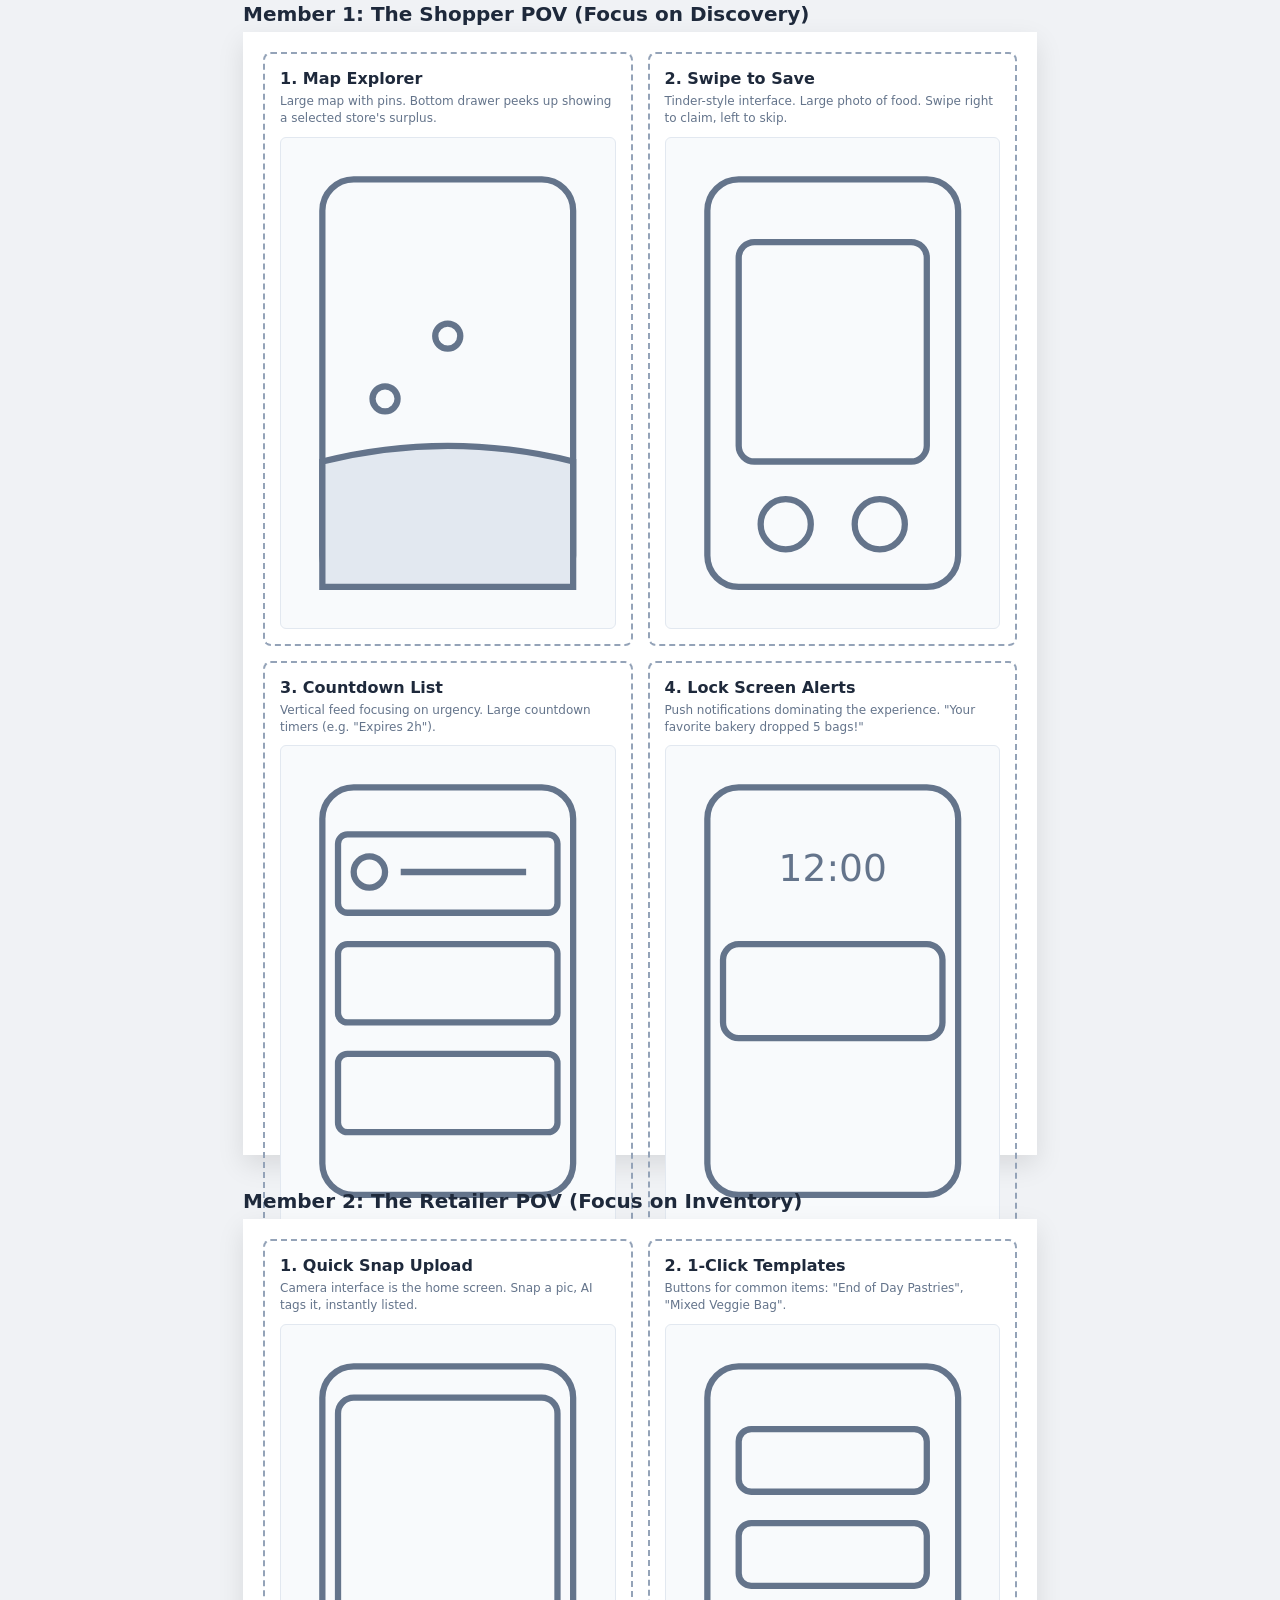
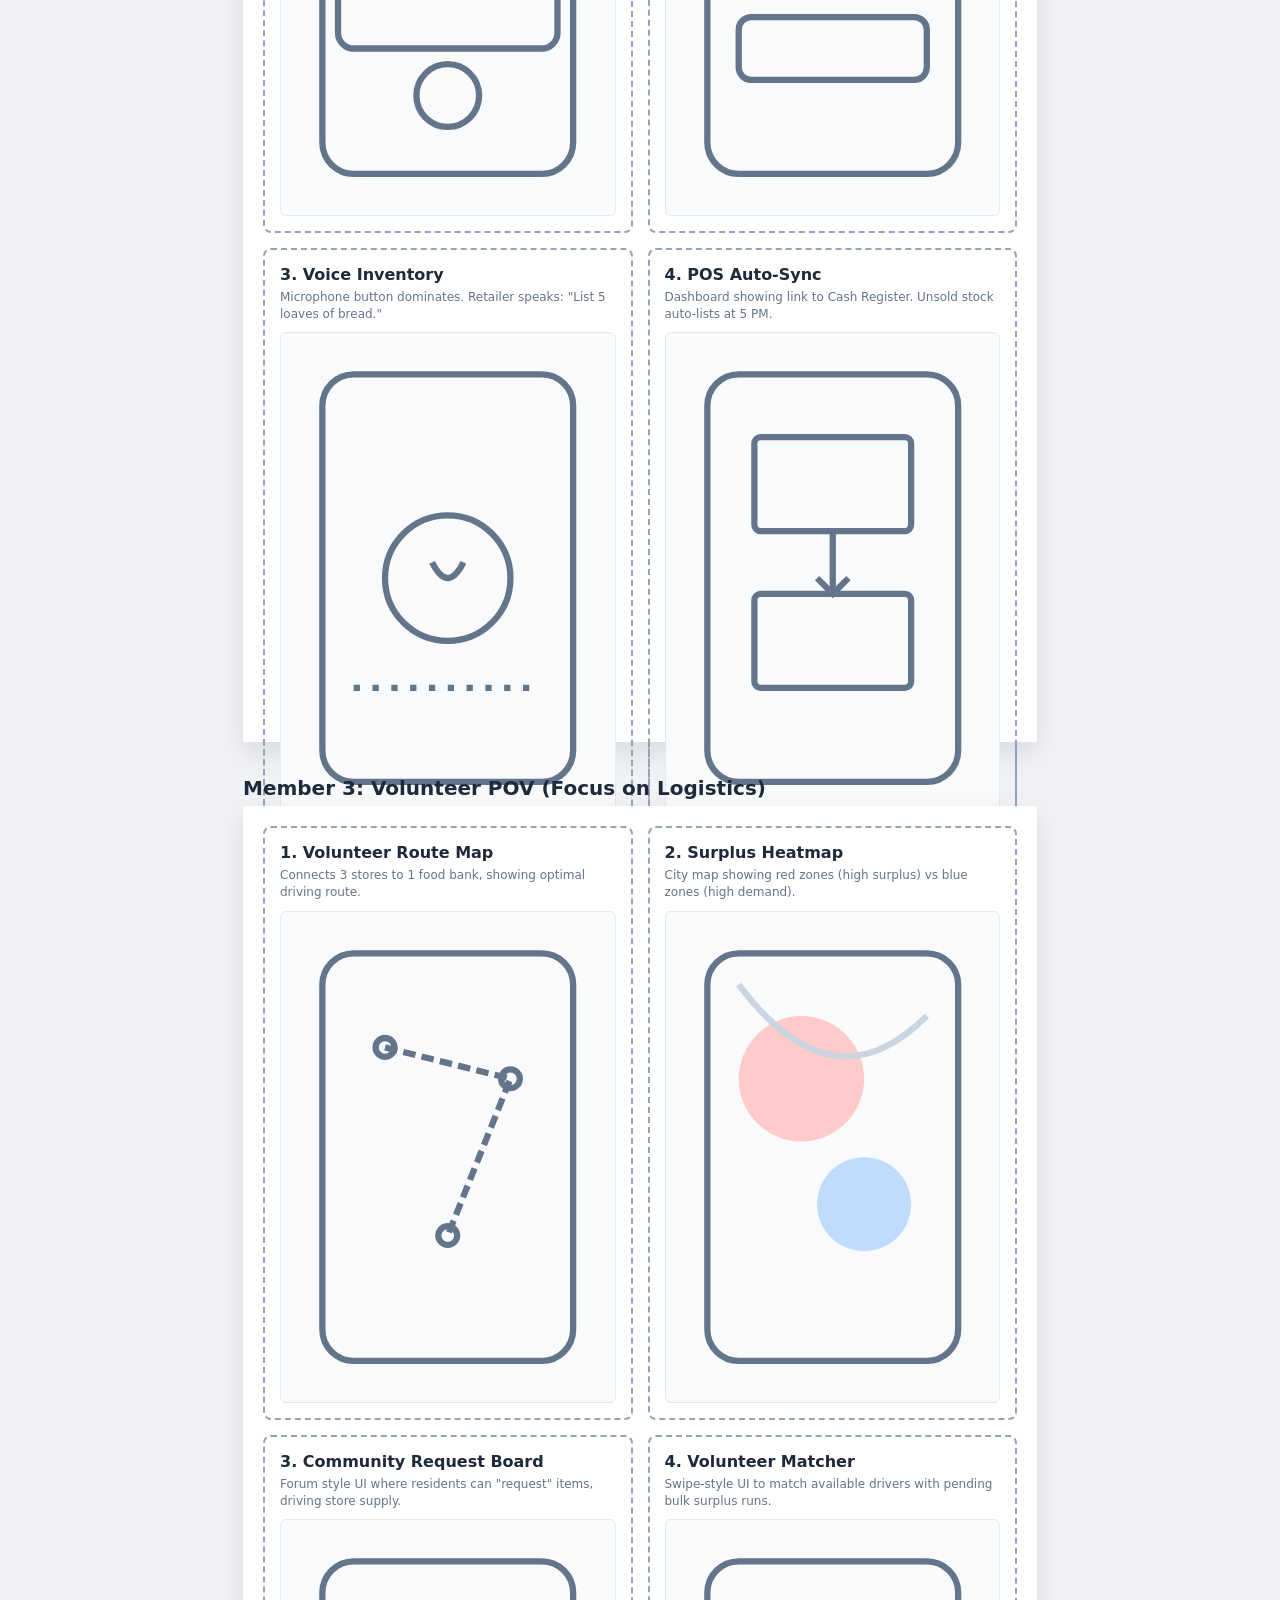
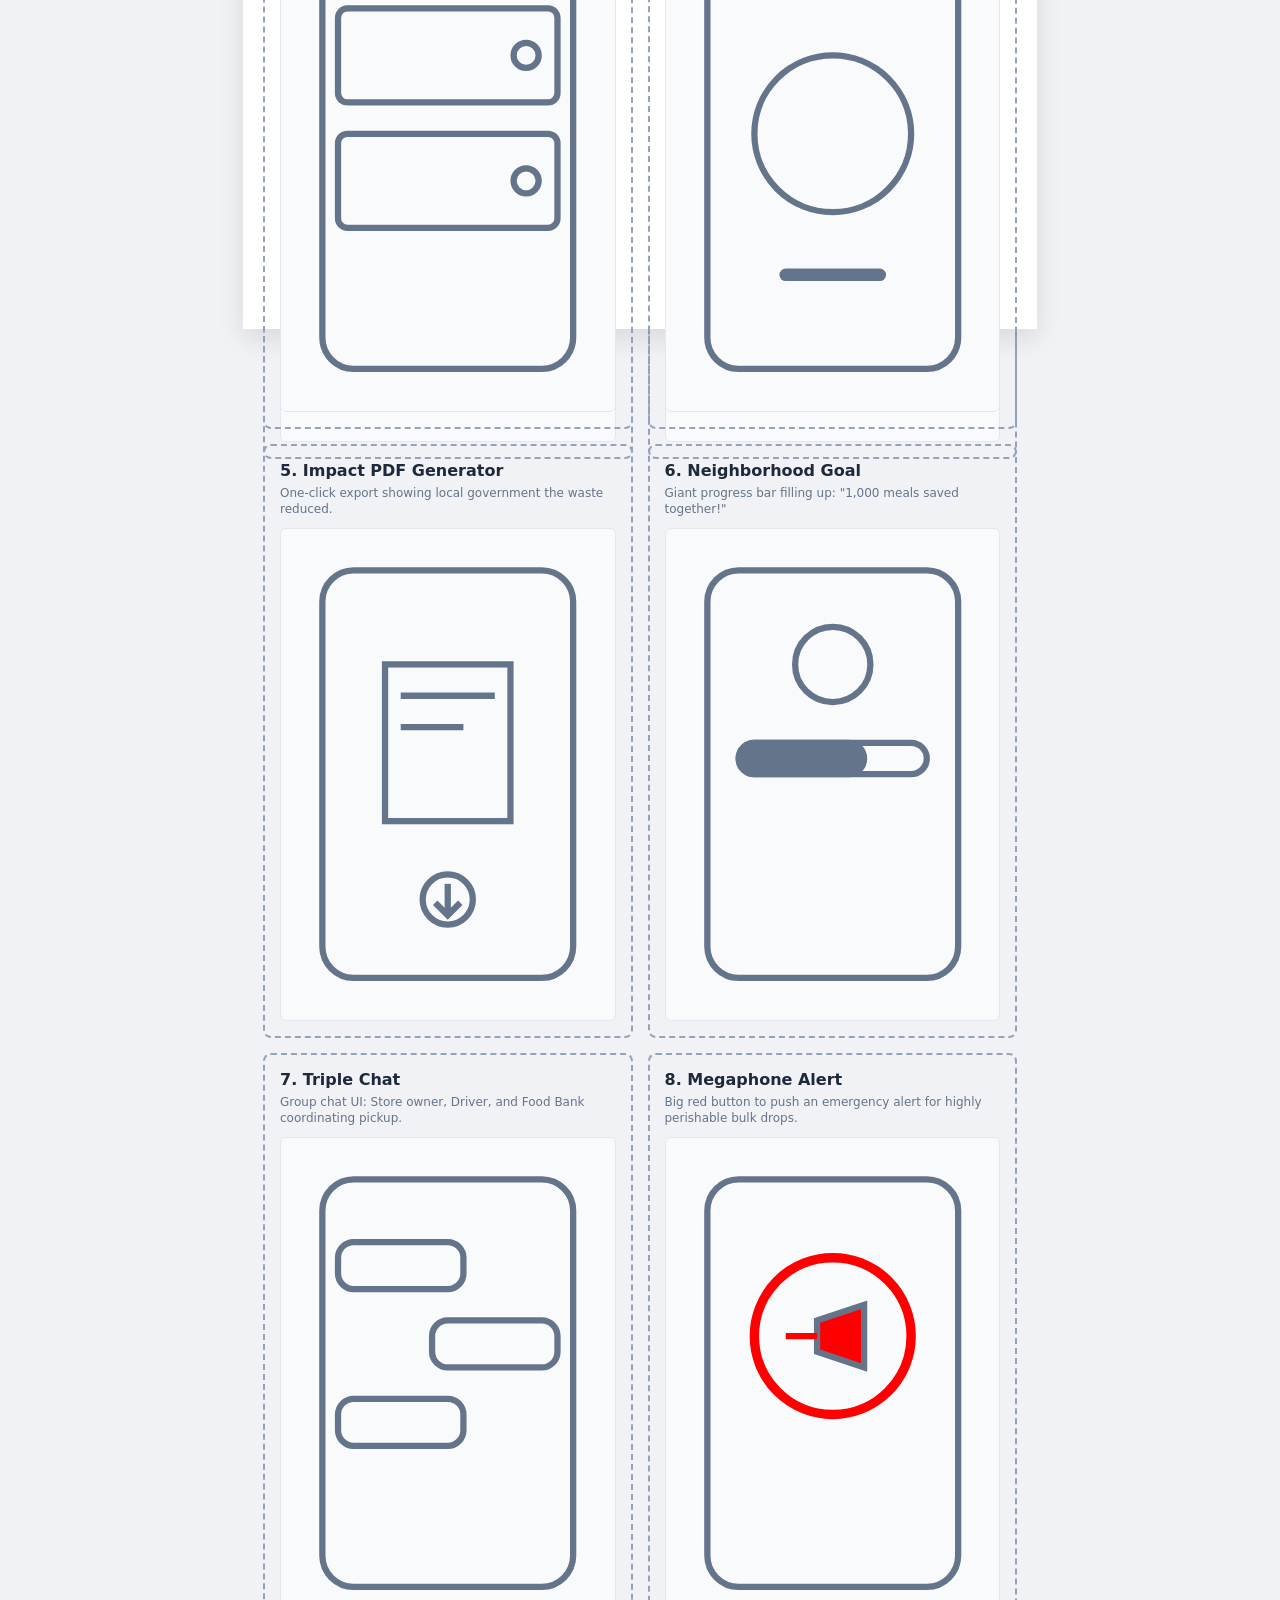
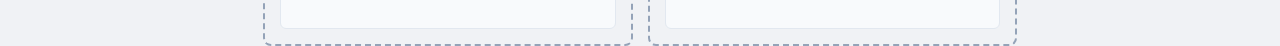
<file: crazy-8s.html>
<!DOCTYPE html>
<html lang="en">
<head>
    <meta charset="UTF-8">
    <meta name="viewport" content="width=device-width, initial-scale=1.0">
    <title>Crazy 8s Sketches - Sur+</title>
    <style>
        :root {
            --bg: #f0f2f5;
            --panel-border: #94a3b8;
            --text-main: #1e293b;
            --text-muted: #64748b;
        }
        body {
            background-color: var(--bg);
            font-family: 'Inter', system-ui, sans-serif;
            margin: 0;
            padding: 2rem;
            display: flex;
            flex-direction: column;
            align-items: center;
            gap: 4rem;
        }
        .sheet {
            background: white;
            /* A4 Portrait size in pixels approx */
            width: 794px; 
            height: 1123px;
            box-shadow: 0 10px 25px rgba(0,0,0,0.1);
            padding: 20px;
            display: grid;
            grid-template-columns: 1fr 1fr;
            grid-template-rows: repeat(4, 1fr);
            gap: 15px;
            box-sizing: border-box;
        }
        .sheet-title {
            position: absolute;
            margin-top: -30px;
            font-size: 1.25rem;
            font-weight: bold;
            color: var(--text-main);
        }
        .panel {
            border: 2px dashed var(--panel-border);
            border-radius: 8px;
            padding: 15px;
            display: flex;
            flex-direction: column;
        }
        .panel h3 {
            margin: 0 0 5px 0;
            font-size: 16px;
            color: var(--text-main);
        }
        .panel p {
            margin: 0 0 10px 0;
            font-size: 12px;
            color: var(--text-muted);
            line-height: 1.4;
        }
        .wireframe {
            flex: 1;
            background: #f8fafc;
            border: 1px solid #e2e8f0;
            border-radius: 6px;
            display: flex;
            align-items: center;
            justify-content: center;
            padding: 10px;
        }
        .wireframe svg {
            max-width: 100%;
            max-height: 100%;
            color: #64748b;
        }
        @media print {
            body { background: white; padding: 0; gap: 0; }
            .sheet { box-shadow: none; margin: 0; page-break-after: always; width: 100%; height: 100vh; padding: 10mm; }
            .sheet-title { margin-top: -10mm; }
        }
    </style>
</head>
<body>

    <!-- Member 1: Resident / Shopper -->
    <div style="position:relative;">
        <div class="sheet-title">Member 1: The Shopper POV (Focus on Discovery)</div>
        <div class="sheet">
            <div class="panel">
                <h3>1. Map Explorer</h3>
                <p>Large map with pins. Bottom drawer peeks up showing a selected store's surplus.</p>
                <div class="wireframe">
                    <svg viewBox="0 0 100 150" fill="none" stroke="currentColor" stroke-width="2">
                        <rect x="10" y="10" width="80" height="130" rx="10"/>
                        <circle cx="50" cy="60" r="4"/>
                        <circle cx="30" cy="80" r="4"/>
                        <path d="M10 100 Q 50 90 90 100 L 90 140 L 10 140 Z" fill="#e2e8f0"/>
                    </svg>
                </div>
            </div>
            <div class="panel">
                <h3>2. Swipe to Save</h3>
                <p>Tinder-style interface. Large photo of food. Swipe right to claim, left to skip.</p>
                <div class="wireframe">
                    <svg viewBox="0 0 100 150" fill="none" stroke="currentColor" stroke-width="2">
                        <rect x="10" y="10" width="80" height="130" rx="10"/>
                        <rect x="20" y="30" width="60" height="70" rx="5"/>
                        <circle cx="35" cy="120" r="8"/>
                        <circle cx="65" cy="120" r="8"/>
                    </svg>
                </div>
            </div>
            <div class="panel">
                <h3>3. Countdown List</h3>
                <p>Vertical feed focusing on urgency. Large countdown timers (e.g. "Expires 2h").</p>
                <div class="wireframe">
                    <svg viewBox="0 0 100 150" fill="none" stroke="currentColor" stroke-width="2">
                        <rect x="10" y="10" width="80" height="130" rx="10"/>
                        <rect x="15" y="25" width="70" height="25" rx="3"/>
                        <rect x="15" y="60" width="70" height="25" rx="3"/>
                        <rect x="15" y="95" width="70" height="25" rx="3"/>
                        <circle cx="25" cy="37" r="5"/><line x1="35" y1="37" x2="75" y2="37"/>
                    </svg>
                </div>
            </div>
            <div class="panel">
                <h3>4. Lock Screen Alerts</h3>
                <p>Push notifications dominating the experience. "Your favorite bakery dropped 5 bags!"</p>
                <div class="wireframe">
                    <svg viewBox="0 0 100 150" fill="none" stroke="currentColor" stroke-width="2">
                        <rect x="10" y="10" width="80" height="130" rx="10"/>
                        <text x="50" y="40" font-size="12" text-anchor="middle" stroke="none" fill="currentColor">12:00</text>
                        <rect x="15" y="60" width="70" height="30" rx="5"/>
                    </svg>
                </div>
            </div>
            <div class="panel">
                <h3>5. Impact Dashboard</h3>
                <p>Gamified profile. Charts showing CO2 saved, money saved, and badges earned.</p>
                <div class="wireframe">
                    <svg viewBox="0 0 100 150" fill="none" stroke="currentColor" stroke-width="2">
                        <rect x="10" y="10" width="80" height="130" rx="10"/>
                        <circle cx="50" cy="40" r="15"/>
                        <circle cx="30" cy="80" r="10"/><circle cx="50" cy="80" r="10"/><circle cx="70" cy="80" r="10"/>
                        <rect x="20" y="105" width="60" height="20" rx="2"/>
                    </svg>
                </div>
            </div>
            <div class="panel">
                <h3>6. AR Discovery</h3>
                <p>Looking through the camera, floating digital tags hover over real store fronts.</p>
                <div class="wireframe">
                    <svg viewBox="0 0 100 150" fill="none" stroke="currentColor" stroke-width="2">
                        <rect x="10" y="10" width="80" height="130" rx="10"/>
                        <path d="M10 75 L 90 75" stroke-dasharray="2 2"/>
                        <rect x="40" y="40" width="30" height="15" rx="2"/>
                        <path d="M55 55 L 50 65"/>
                    </svg>
                </div>
            </div>
            <div class="panel">
                <h3>7. Recipe Matcher</h3>
                <p>Input "I have pasta", app shows nearby surplus tomatoes and basil.</p>
                <div class="wireframe">
                    <svg viewBox="0 0 100 150" fill="none" stroke="currentColor" stroke-width="2">
                        <rect x="10" y="10" width="80" height="130" rx="10"/>
                        <rect x="20" y="25" width="60" height="15" rx="7"/>
                        <rect x="20" y="55" width="60" height="60" rx="5"/>
                        <line x1="25" y1="65" x2="75" y2="65"/>
                    </svg>
                </div>
            </div>
            <div class="panel">
                <h3>8. Mystery Box Sub</h3>
                <p>Toggle switch to subscribe to a weekly random surplus bag based on dietary prefs.</p>
                <div class="wireframe">
                    <svg viewBox="0 0 100 150" fill="none" stroke="currentColor" stroke-width="2">
                        <rect x="10" y="10" width="80" height="130" rx="10"/>
                        <rect x="25" y="40" width="50" height="40" rx="5"/>
                        <rect x="35" y="100" width="30" height="15" rx="7"/>
                        <circle cx="42" cy="107" r="5" fill="currentColor"/>
                    </svg>
                </div>
            </div>
        </div>
    </div>

    <!-- Member 2: Retailer -->
    <div style="position:relative;">
        <div class="sheet-title">Member 2: The Retailer POV (Focus on Inventory)</div>
        <div class="sheet">
            <div class="panel">
                <h3>1. Quick Snap Upload</h3>
                <p>Camera interface is the home screen. Snap a pic, AI tags it, instantly listed.</p>
                <div class="wireframe">
                    <svg viewBox="0 0 100 150" fill="none" stroke="currentColor" stroke-width="2">
                        <rect x="10" y="10" width="80" height="130" rx="10"/>
                        <rect x="15" y="20" width="70" height="80" rx="5"/>
                        <circle cx="50" cy="115" r="10"/>
                    </svg>
                </div>
            </div>
            <div class="panel">
                <h3>2. 1-Click Templates</h3>
                <p>Buttons for common items: "End of Day Pastries", "Mixed Veggie Bag".</p>
                <div class="wireframe">
                    <svg viewBox="0 0 100 150" fill="none" stroke="currentColor" stroke-width="2">
                        <rect x="10" y="10" width="80" height="130" rx="10"/>
                        <rect x="20" y="30" width="60" height="20" rx="4"/>
                        <rect x="20" y="60" width="60" height="20" rx="4"/>
                        <rect x="20" y="90" width="60" height="20" rx="4"/>
                    </svg>
                </div>
            </div>
            <div class="panel">
                <h3>3. Voice Inventory</h3>
                <p>Microphone button dominates. Retailer speaks: "List 5 loaves of bread."</p>
                <div class="wireframe">
                    <svg viewBox="0 0 100 150" fill="none" stroke="currentColor" stroke-width="2">
                        <rect x="10" y="10" width="80" height="130" rx="10"/>
                        <circle cx="50" cy="75" r="20"/>
                        <path d="M45 70 Q50 80 55 70" />
                        <line x1="20" y1="110" x2="80" y2="110" stroke-dasharray="2 4"/>
                    </svg>
                </div>
            </div>
            <div class="panel">
                <h3>4. POS Auto-Sync</h3>
                <p>Dashboard showing link to Cash Register. Unsold stock auto-lists at 5 PM.</p>
                <div class="wireframe">
                    <svg viewBox="0 0 100 150" fill="none" stroke="currentColor" stroke-width="2">
                        <rect x="10" y="10" width="80" height="130" rx="10"/>
                        <rect x="25" y="30" width="50" height="30" rx="2"/>
                        <line x1="50" y1="60" x2="50" y2="80"/><polyline points="45,75 50,80 55,75"/>
                        <rect x="25" y="80" width="50" height="30" rx="2"/>
                    </svg>
                </div>
            </div>
            <div class="panel">
                <h3>5. Drop Schedule</h3>
                <p>Calendar view. Drag and drop "Surplus bags" onto specific days/times.</p>
                <div class="wireframe">
                    <svg viewBox="0 0 100 150" fill="none" stroke="currentColor" stroke-width="2">
                        <rect x="10" y="10" width="80" height="130" rx="10"/>
                        <rect x="15" y="30" width="70" height="70" rx="0"/>
                        <line x1="15" y1="53" x2="85" y2="53"/>
                        <line x1="38" y1="30" x2="38" y2="100"/>
                        <rect x="42" y="60" width="15" height="15" fill="#cbd5e1"/>
                    </svg>
                </div>
            </div>
            <div class="panel">
                <h3>6. Pickup QR Scanner</h3>
                <p>Scanner mode to verify a customer picking up their reserved bag.</p>
                <div class="wireframe">
                    <svg viewBox="0 0 100 150" fill="none" stroke="currentColor" stroke-width="2">
                        <rect x="10" y="10" width="80" height="130" rx="10"/>
                        <rect x="25" y="45" width="50" height="50" rx="0"/>
                        <line x1="15" y1="70" x2="85" y2="70" stroke="red"/>
                    </svg>
                </div>
            </div>
            <div class="panel">
                <h3>7. Store Leaderboard</h3>
                <p>Friendly neighborhood competition showing which store saved the most food.</p>
                <div class="wireframe">
                    <svg viewBox="0 0 100 150" fill="none" stroke="currentColor" stroke-width="2">
                        <rect x="10" y="10" width="80" height="130" rx="10"/>
                        <rect x="20" y="40" width="15" height="60"/>
                        <rect x="42" y="20" width="15" height="80"/>
                        <rect x="64" y="60" width="15" height="40"/>
                    </svg>
                </div>
            </div>
            <div class="panel">
                <h3>8. Auto-Pricing Slider</h3>
                <p>Slider sets rule: "Drop price by 10% every hour until closed."</p>
                <div class="wireframe">
                    <svg viewBox="0 0 100 150" fill="none" stroke="currentColor" stroke-width="2">
                        <rect x="10" y="10" width="80" height="130" rx="10"/>
                        <line x1="20" y1="60" x2="80" y2="60"/>
                        <circle cx="40" cy="60" r="6" fill="currentColor"/>
                        <rect x="20" y="80" width="60" height="20" rx="4"/>
                    </svg>
                </div>
            </div>
        </div>
    </div>

    <!-- Member 3: Community/Admin -->
    <div style="position:relative;">
        <div class="sheet-title">Member 3: Volunteer POV (Focus on Logistics)</div>
        <div class="sheet">
            <div class="panel">
                <h3>1. Volunteer Route Map</h3>
                <p>Connects 3 stores to 1 food bank, showing optimal driving route.</p>
                <div class="wireframe">
                    <svg viewBox="0 0 100 150" fill="none" stroke="currentColor" stroke-width="2">
                        <rect x="10" y="10" width="80" height="130" rx="10"/>
                        <circle cx="30" cy="40" r="3"/>
                        <circle cx="70" cy="50" r="3"/>
                        <circle cx="50" cy="100" r="3"/>
                        <polyline points="30,40 70,50 50,100" stroke-dasharray="4 2"/>
                    </svg>
                </div>
            </div>
            <div class="panel">
                <h3>2. Surplus Heatmap</h3>
                <p>City map showing red zones (high surplus) vs blue zones (high demand).</p>
                <div class="wireframe">
                    <svg viewBox="0 0 100 150" fill="none" stroke="currentColor" stroke-width="2">
                        <rect x="10" y="10" width="80" height="130" rx="10"/>
                        <circle cx="40" cy="50" r="20" stroke-width="0" fill="#fecaca"/>
                        <circle cx="60" cy="90" r="15" stroke-width="0" fill="#bfdbfe"/>
                        <path d="M20 20 Q 50 60 80 30" stroke="#cbd5e1"/>
                    </svg>
                </div>
            </div>
            <div class="panel">
                <h3>3. Community Request Board</h3>
                <p>Forum style UI where residents can "request" items, driving store supply.</p>
                <div class="wireframe">
                    <svg viewBox="0 0 100 150" fill="none" stroke="currentColor" stroke-width="2">
                        <rect x="10" y="10" width="80" height="130" rx="10"/>
                        <rect x="15" y="25" width="70" height="30" rx="3"/>
                        <rect x="15" y="65" width="70" height="30" rx="3"/>
                        <circle cx="75" cy="40" r="4"/><circle cx="75" cy="80" r="4"/>
                    </svg>
                </div>
            </div>
            <div class="panel">
                <h3>4. Volunteer Matcher</h3>
                <p>Swipe-style UI to match available drivers with pending bulk surplus runs.</p>
                <div class="wireframe">
                    <svg viewBox="0 0 100 150" fill="none" stroke="currentColor" stroke-width="2">
                        <rect x="10" y="10" width="80" height="130" rx="10"/>
                        <rect x="25" y="40" width="50" height="50" rx="25"/>
                        <path d="M35 110 L 65 110" stroke-width="4" stroke-linecap="round"/>
                    </svg>
                </div>
            </div>
            <div class="panel">
                <h3>5. Impact PDF Generator</h3>
                <p>One-click export showing local government the waste reduced.</p>
                <div class="wireframe">
                    <svg viewBox="0 0 100 150" fill="none" stroke="currentColor" stroke-width="2">
                        <rect x="10" y="10" width="80" height="130" rx="10"/>
                        <rect x="30" y="40" width="40" height="50" rx="0"/>
                        <line x1="35" y1="50" x2="65" y2="50"/><line x1="35" y1="60" x2="55" y2="60"/>
                        <circle cx="50" cy="115" r="8"/>
                        <line x1="50" y1="110" x2="50" y2="120"/><polyline points="46,116 50,120 54,116"/>
                    </svg>
                </div>
            </div>
            <div class="panel">
                <h3>6. Neighborhood Goal</h3>
                <p>Giant progress bar filling up: "1,000 meals saved together!"</p>
                <div class="wireframe">
                    <svg viewBox="0 0 100 150" fill="none" stroke="currentColor" stroke-width="2">
                        <rect x="10" y="10" width="80" height="130" rx="10"/>
                        <rect x="20" y="65" width="60" height="10" rx="5"/>
                        <rect x="20" y="65" width="40" height="10" rx="5" fill="currentColor"/>
                        <circle cx="50" cy="40" r="12"/>
                    </svg>
                </div>
            </div>
            <div class="panel">
                <h3>7. Triple Chat</h3>
                <p>Group chat UI: Store owner, Driver, and Food Bank coordinating pickup.</p>
                <div class="wireframe">
                    <svg viewBox="0 0 100 150" fill="none" stroke="currentColor" stroke-width="2">
                        <rect x="10" y="10" width="80" height="130" rx="10"/>
                        <rect x="15" y="30" width="40" height="15" rx="5"/>
                        <rect x="45" y="55" width="40" height="15" rx="5"/>
                        <rect x="15" y="80" width="40" height="15" rx="5"/>
                    </svg>
                </div>
            </div>
            <div class="panel">
                <h3>8. Megaphone Alert</h3>
                <p>Big red button to push an emergency alert for highly perishable bulk drops.</p>
                <div class="wireframe">
                    <svg viewBox="0 0 100 150" fill="none" stroke="currentColor" stroke-width="2">
                        <rect x="10" y="10" width="80" height="130" rx="10"/>
                        <circle cx="50" cy="60" r="25" stroke="red" stroke-width="3"/>
                        <path d="M45 55 L 60 50 L 60 70 L 45 65 Z" fill="red"/>
                        <line x1="35" y1="60" x2="45" y2="60" stroke="red"/>
                    </svg>
                </div>
            </div>
        </div>
    </div>

</body>
</html>
</file>
